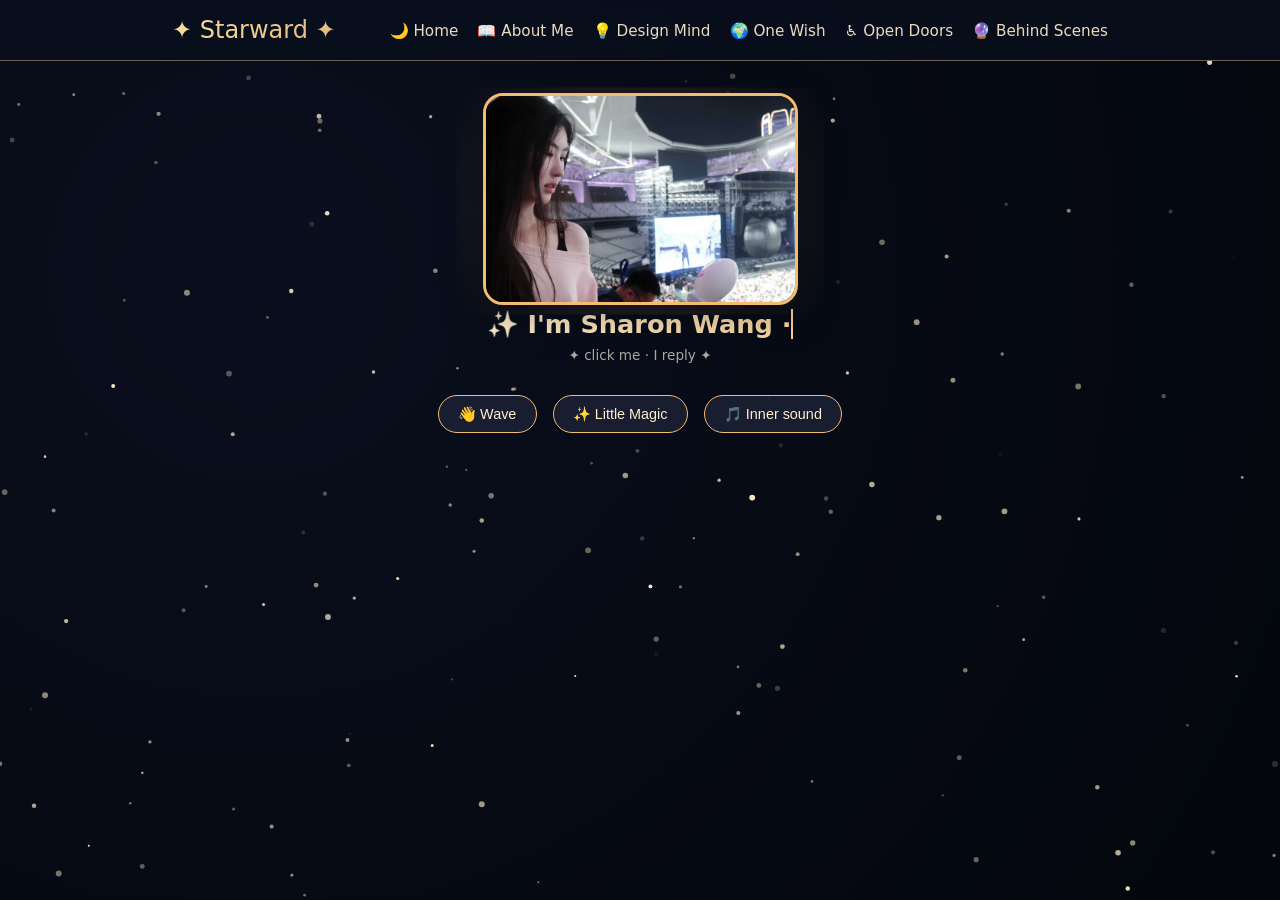
<file: personal website/index.html>
<!DOCTYPE html>
<html lang="en">
<head>
    <meta charset="UTF-8">
    <meta name="viewport" content="width=device-width, initial-scale=1.0">
    <title>✨ Starlight Journey · Me</title>
    <style>
        * {
            margin: 0;
            padding: 0;
            box-sizing: border-box;
        }
        body {
            font-family: 'Segoe UI', system-ui, sans-serif;
            background: radial-gradient(circle at 20% 30%, #0a0f1e, #03060c);
            color: #f0e9dd;
            min-height: 100vh;
        }
        canvas {
            position: fixed;
            top: 0;
            left: 0;
            width: 100%;
            height: 100%;
            z-index: 0;
            pointer-events: none;
        }
        header {
            position: sticky;
            top: 0;
            z-index: 30;
            background: rgba(10, 15, 30, 0.75);
            backdrop-filter: blur(12px);
            border-bottom: 1px solid #ffdca866;
        }
        nav {
            display: flex;
            justify-content: space-between;
            align-items: center;
            max-width: 1000px;
            margin: 0 auto;
            padding: 1rem 2rem;
            flex-wrap: wrap;
        }
        .logo {
            font-size: 1.5rem;
            background: linear-gradient(130deg, #f9e0a0, #e5b87b);
            background-clip: text;
            -webkit-background-clip: text;
            color: transparent;
        }
        .nav-links {
            display: flex;
            gap: 1.2rem;
            list-style: none;
            flex-wrap: wrap;
        }
        .nav-links a {
            color: #eadbc0;
            text-decoration: none;
            transition: 0.2s;
            font-size: 0.95rem;
        }
        .nav-links a:hover {
            color: #f3c57b;
        }
        .container {
            position: relative;
            z-index: 10;
            max-width: 800px;
            margin: 0 auto;
            padding: 2rem;
            text-align: center;
        }
        .character-img {
            width: 350px;
            max-width: 90%;
            filter: drop-shadow(0 10px 20px #00000055);
            animation: float 3s infinite ease;
            cursor: pointer;
            border-radius: 20px;
            border: 3px solid #f3bc6e;
        }
        @keyframes float {
            0% { transform: translateY(0); }
            50% { transform: translateY(-10px); }
        }
        .glow-ring {
            position: absolute;
            top: 50%;
            left: 50%;
            width: 105%;
            height: 105%;
            background: radial-gradient(circle, #ffc28530, #ff9f5a00);
            border-radius: 24px;
            transform: translate(-50%, -50%);
            z-index: -1;
            animation: pulse 2s infinite;
        }
        @keyframes pulse {
            0% { opacity: 0.4; transform: translate(-50%, -50%) scale(0.95);}
            100% { opacity: 0; transform: translate(-50%, -50%) scale(1.1);}
        }
        .character-wrapper {
            display: inline-block;
            position: relative;
        }
        #typewriter {
            font-size: 1.6rem;
            border-right: 2px solid #ffcf8a;
            display: inline-block;
            background: linear-gradient(135deg, #fff0cf, #fad49c);
            background-clip: text;
            -webkit-background-clip: text;
            color: transparent;
        }
        .sub {
            margin-top: 0.5rem;
            font-size: 0.85rem;
            opacity: 0.7;
        }
        .action-buttons {
            display: flex;
            gap: 1rem;
            justify-content: center;
            margin: 2rem 0;
            flex-wrap: wrap;
        }
        .btn {
            background: #1e2238cc;
            backdrop-filter: blur(8px);
            border: 1px solid #f3bc6e;
            padding: 0.6rem 1.2rem;
            border-radius: 60px;
            color: #ffefcf;
            cursor: pointer;
            transition: 0.2s;
            font-size: 0.9rem;
        }
        .btn:hover {
            background: #e5a35e;
            color: #141a2c;
        }
        .speech-bubble {
            position: fixed;
            bottom: 10%;
            left: 50%;
            transform: translateX(-50%);
            background: #2a2547dd;
            backdrop-filter: blur(12px);
            border-radius: 60px;
            padding: 0.6rem 1.5rem;
            font-size: 1rem;
            white-space: nowrap;
            border: 1px solid #ffcb8a;
            z-index: 99;
        }
        .hidden {
            display: none;
        }
        @media (max-width: 700px) {
            .character-img {
                width: 250px;
            }
            #typewriter {
                font-size: 1rem;
            }
            .nav-links {
                justify-content: center;
                margin-top: 0.5rem;
            }
            .logo {
                margin-bottom: 0.5rem;
            }
            nav {
                flex-direction: column;
            }
            .btn {
                padding: 0.4rem 1rem;
                font-size: 0.8rem;
            }
            .speech-bubble {
                font-size: 0.8rem;
                white-space: normal;
                width: 80%;
                text-align: center;
            }
        }
    </style>
</head>
<body>

    <canvas id="starCanvas"></canvas>

    <header>
        <nav>
            <div class="logo">✦ Starward ✦</div>
            <ul class="nav-links">
                <li><a href="index.html" class="active">🌙 Home</a></li>
                <li><a href="portfolio.html">📖 About Me</a></li>
                <li><a href="design-thinking.html">💡 Design Mind</a></li>
                <li><a href="global-goal.html">🌍 One Wish</a></li>
                <li><a href="accessibility.html">♿ Open Doors</a></li>
                <li><a href="behind-the-curtain.html">🔮 Behind Scenes</a></li>
            </ul>
        </nav>
    </header>

    <main class="container">
        <div class="character-wrapper">
            <img src="myself.jpg" class="character-img" id="mainCharacter">
            <div class="glow-ring"></div>
        </div>

        <div class="intro-text">
            <h1 id="typewriter"></h1>
            <p class="sub">✦ click me · I reply ✦</p>
        </div>

        <div class="action-buttons">
            <button class="btn" id="waveBtn">👋 Wave</button>
            <button class="btn" id="magicBtn">✨ Little Magic</button>
            <button class="btn" id="musicBtn">🎵 Inner sound</button>
        </div>

        <div id="bubble" class="speech-bubble hidden"></div>
    </main>

    <script>
        const MY_NAME = "Sharon Wang";
        
        const canvas = document.getElementById('starCanvas');
        const ctx = canvas.getContext('2d');
        let stars = [];
        
        function resizeCanvas() {
            canvas.width = window.innerWidth;
            canvas.height = window.innerHeight;
        }
        
        function initStars() {
            stars = [];
            for (let i = 0; i < 150; i++) {
                stars.push({
                    x: Math.random() * canvas.width,
                    y: Math.random() * canvas.height,
                    r: Math.random() * 2 + 1,
                    alpha: Math.random() * 0.6 + 0.2,
                    speed: 0.03 + Math.random() * 0.08
                });
            }
        }
        
        function drawStars() {
            if (!ctx) return;
            ctx.clearRect(0, 0, canvas.width, canvas.height);
            for (let s of stars) {
                ctx.beginPath();
                ctx.arc(s.x, s.y, s.r, 0, Math.PI * 2);
                ctx.fillStyle = `rgba(255, 240, 200, ${s.alpha + Math.sin(Date.now() * s.speed) * 0.2})`;
                ctx.fill();
            }
            requestAnimationFrame(drawStars);
        }
        
        resizeCanvas();
        initStars();
        drawStars();
        window.addEventListener('resize', () => {
            resizeCanvas();
            initStars();
        });
        
        const character = document.getElementById('mainCharacter');
        const bubble = document.getElementById('bubble');
        
        function showMessage(msg, duration = 1800) {
            bubble.textContent = msg;
            bubble.classList.remove('hidden');
            setTimeout(() => {
                bubble.classList.add('hidden');
            }, duration);
        }
        
        if (character) {
            character.addEventListener('click', () => {
                showMessage("✨ a quiet star thanks you ✨");
            });
            character.addEventListener('mouseenter', () => {
                showMessage("💫 you came", 900);
            });
        }
        
        document.getElementById('waveBtn').addEventListener('click', () => {
            showMessage("👋 hi from another dreamer");
        });
        
        document.getElementById('magicBtn').addEventListener('click', () => {
            showMessage("✨ a small spark just for you ✨");
        });
        
        document.getElementById('musicBtn').addEventListener('click', () => {
            showMessage("🎵 your inner song is beautiful");
        });
        
        const typewriterEl = document.getElementById('typewriter');
        const fullText = "✨ I'm " + MY_NAME + " · a quiet creator";
        let i = 0;
        
        function typeWriter() {
            if (i < fullText.length) {
                typewriterEl.innerHTML += fullText.charAt(i);
                i++;
                setTimeout(typeWriter, 70);
            }
        }
        
        typeWriter();
    </script>
</body>
</html>
</file>
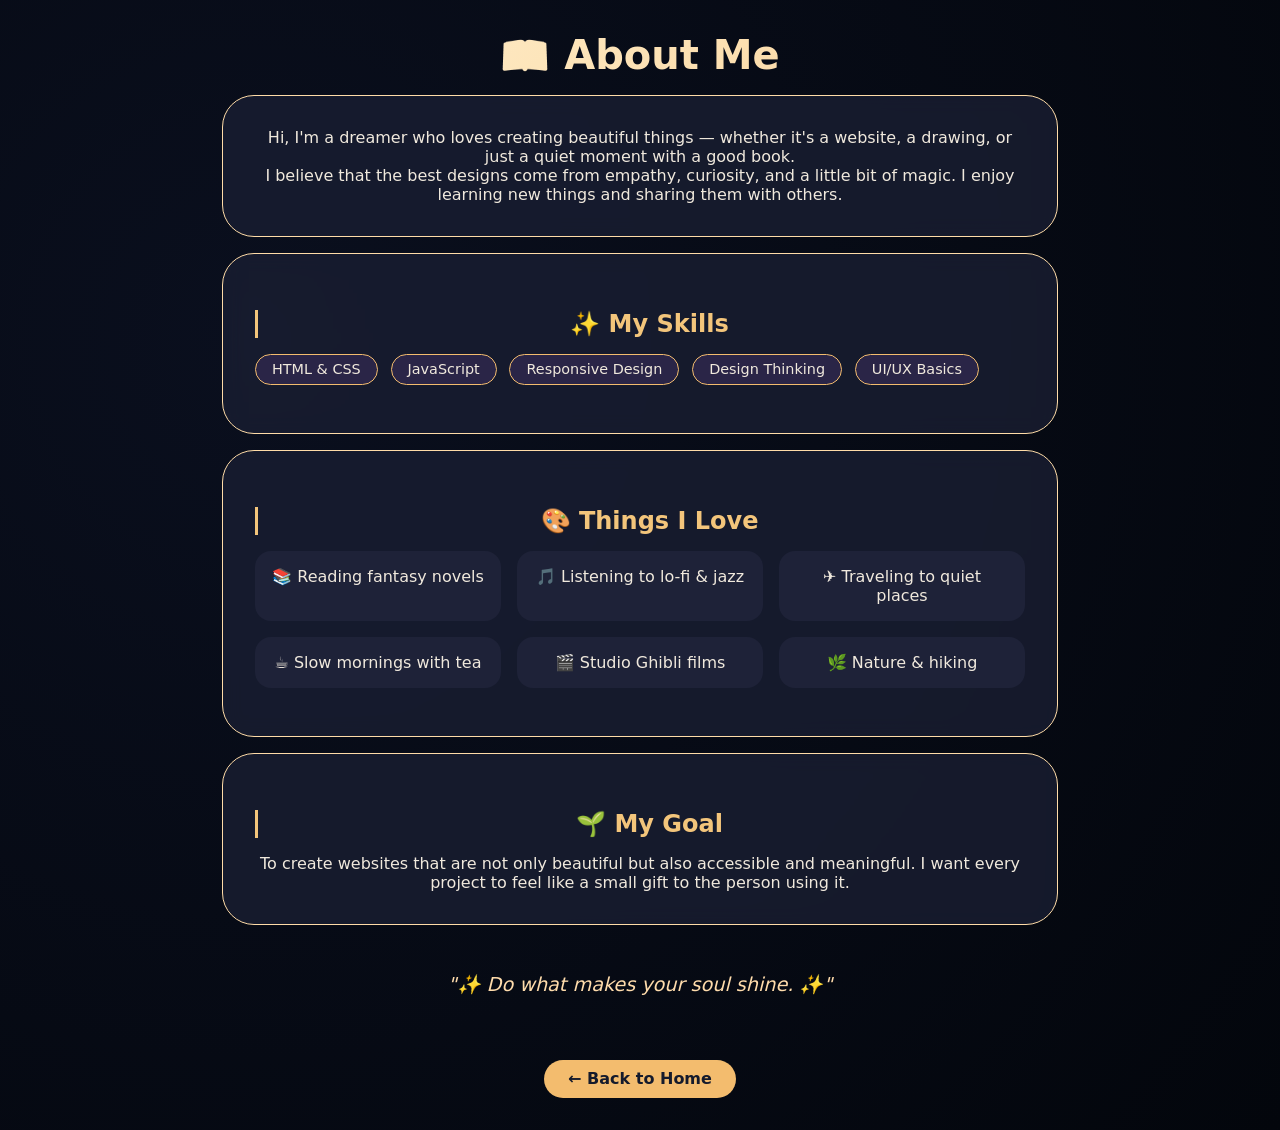
<file: personal website/about.html>
<!DOCTYPE html>
<html lang="en">
<head>
    <meta charset="UTF-8">
    <meta name="viewport" content="width=device-width, initial-scale=1.0">
    <title>About Me</title>
    <link rel="stylesheet" href="styles.css">
    <style>
        body {
            background: radial-gradient(circle at 20% 30%, #0a0f1e, #03060c);
            font-family: 'Segoe UI', system-ui, sans-serif;
            color: #f0e9dd;
            min-height: 100vh;
        }
        .container {
            max-width: 900px;
            margin: 0 auto;
            padding: 2rem;
        }
        .about-card {
            background: rgba(25, 30, 51, 0.8);
            backdrop-filter: blur(10px);
            border-radius: 2rem;
            padding: 2rem;
            margin: 1rem 0;
            border: 1px solid #ffdca8;
        }
        h1 {
            font-size: 2.5rem;
            text-align: center;
            background: linear-gradient(135deg, #fff0cf, #fad49c);
            background-clip: text;
            -webkit-background-clip: text;
            color: transparent;
        }
        h2 {
            color: #f3c57b;
            border-left: 3px solid #f3c57b;
            padding-left: 1rem;
            margin: 1.5rem 0 1rem;
        }
        .skill-tags {
            display: flex;
            flex-wrap: wrap;
            gap: 0.8rem;
            margin: 1rem 0;
        }
        .skill {
            background: #2a2547;
            padding: 0.4rem 1rem;
            border-radius: 30px;
            font-size: 0.9rem;
            border: 1px solid #f3bc6e;
        }
        .interest-list {
            display: grid;
            grid-template-columns: repeat(auto-fit, minmax(200px, 1fr));
            gap: 1rem;
            margin: 1rem 0;
        }
        .interest-item {
            background: #1e2238;
            padding: 1rem;
            border-radius: 1rem;
            text-align: center;
        }
        .quote {
            font-style: italic;
            text-align: center;
            padding: 2rem;
            font-size: 1.2rem;
            color: #ffdcac;
        }
        .back-btn {
            display: inline-block;
            margin-top: 2rem;
            padding: 0.6rem 1.5rem;
            background: #f3bc6e;
            color: #141a2c;
            text-decoration: none;
            border-radius: 40px;
            font-weight: bold;
        }
    </style>
</head>
<body>

<div class="container">
    <h1>📖 About Me</h1>
    
    <div class="about-card">
        <p>Hi, I'm a dreamer who loves creating beautiful things — whether it's a website, a drawing, or just a quiet moment with a good book.</p>
        <p>I believe that the best designs come from empathy, curiosity, and a little bit of magic. I enjoy learning new things and sharing them with others.</p>
    </div>

    <div class="about-card">
        <h2>✨ My Skills</h2>
        <div class="skill-tags">
            <span class="skill">HTML & CSS</span>
            <span class="skill">JavaScript</span>
            <span class="skill">Responsive Design</span>
            <span class="skill">Design Thinking</span>
            <span class="skill">UI/UX Basics</span>
        </div>
    </div>

    <div class="about-card">
        <h2>🎨 Things I Love</h2>
        <div class="interest-list">
            <div class="interest-item">📚 Reading fantasy novels</div>
            <div class="interest-item">🎵 Listening to lo-fi & jazz</div>
            <div class="interest-item">✈️ Traveling to quiet places</div>
            <div class="interest-item">☕ Slow mornings with tea</div>
            <div class="interest-item">🎬 Studio Ghibli films</div>
            <div class="interest-item">🌿 Nature & hiking</div>
        </div>
    </div>

    <div class="about-card">
        <h2>🌱 My Goal</h2>
        <p>To create websites that are not only beautiful but also accessible and meaningful. I want every project to feel like a small gift to the person using it.</p>
    </div>

    <div class="quote">
        "✨ Do what makes your soul shine. ✨"
    </div>

    <a href="index.html" class="back-btn">← Back to Home</a>
</div>

</body>
</html>
</file>
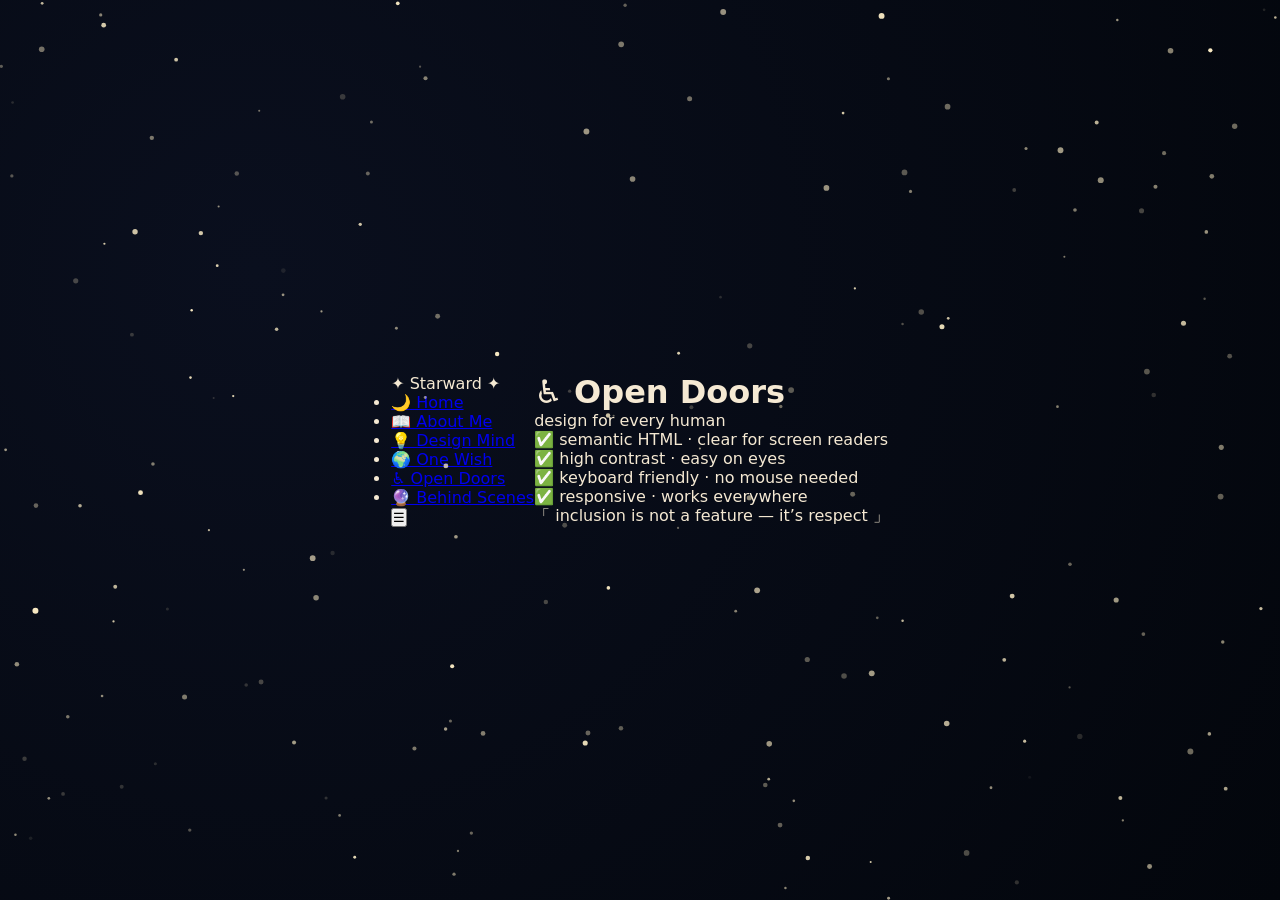
<file: personal website/acceccibility.html>
<!DOCTYPE html>
<html lang="en">
<head>
    <meta charset="UTF-8">
    <meta name="viewport" content="width=device-width, initial-scale=1.0">
    <title>♿ Open Doors | Starlight Journey</title>
    <link rel="stylesheet" href="styles.css">
</head>
<body>

    <canvas id="starCanvas"></canvas>

    <header>
        <nav>
            <div class="logo">✦ Starward ✦</div>
            <ul class="nav-links">
                <li><a href="index.html">🌙 Home</a></li>
                <li><a href="about.html">📖 About Me</a></li>
                <li><a href="design-thinking.html">💡 Design Mind</a></li>
                <li><a href="global-goal.html">🌍 One Wish</a></li>
                <li><a href="accessibility.html" class="active">♿ Open Doors</a></li>
                <li><a href="behind-the-curtain.html">🔮 Behind Scenes</a></li>
            </ul>
            <button class="menu-toggle" id="menuToggle">☰</button>
        </nav>
    </header>

    <main class="page-container">
        <div class="page-header">
            <h1>♿ Open Doors</h1>
            <p>design for every human</p>
        </div>

        <div class="ac-list">
            <div>✅ semantic HTML · clear for screen readers</div>
            <div>✅ high contrast · easy on eyes</div>
            <div>✅ keyboard friendly · no mouse needed</div>
            <div>✅ responsive · works everywhere</div>
        </div>

        <div class="quote-block">
            「 inclusion is not a feature — it’s respect 」
        </div>
    </main>

    <script src="script.js"></script>
</body>
</html>
</file>
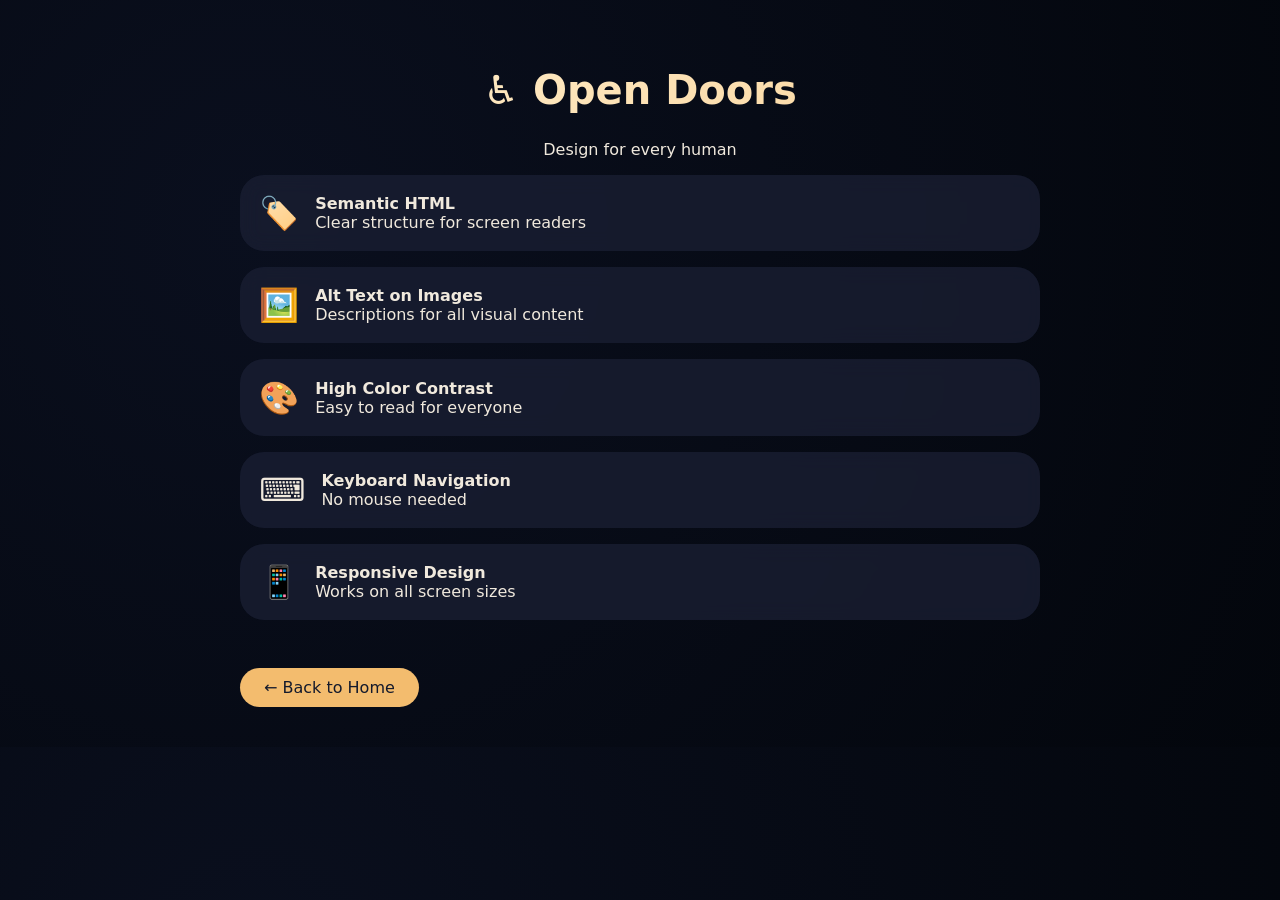
<file: personal website/accessibility.html>
<!DOCTYPE html>
<html lang="en">
<head>
    <meta charset="UTF-8">
    <meta name="viewport" content="width=device-width, initial-scale=1.0">
    <title>Open Doors</title>
    <style>
        body {
            background: radial-gradient(circle at 20% 30%, #0a0f1e, #03060c);
            font-family: 'Segoe UI', system-ui, sans-serif;
            color: #f0e9dd;
        }
        .container {
            max-width: 800px;
            margin: 0 auto;
            padding: 2rem;
        }
        h1 {
            text-align: center;
            font-size: 2.5rem;
            background: linear-gradient(135deg, #fff0cf, #fad49c);
            background-clip: text;
            -webkit-background-clip: text;
            color: transparent;
        }
        .feature {
            background: rgba(25, 30, 51, 0.8);
            backdrop-filter: blur(10px);
            border-radius: 1.5rem;
            padding: 1.2rem;
            margin: 1rem 0;
            display: flex;
            align-items: center;
            gap: 1rem;
        }
        .feature-icon {
            font-size: 2rem;
        }
        .back-btn {
            display: inline-block;
            margin-top: 2rem;
            padding: 0.6rem 1.5rem;
            background: #f3bc6e;
            color: #141a2c;
            text-decoration: none;
            border-radius: 40px;
        }
    </style>
</head>
<body>
<div class="container">
    <h1>♿ Open Doors</h1>
    <p style="text-align:center;">Design for every human</p>

    <div class="feature">
        <span class="feature-icon">🏷️</span>
        <div><strong>Semantic HTML</strong><br>Clear structure for screen readers</div>
    </div>

    <div class="feature">
        <span class="feature-icon">🖼️</span>
        <div><strong>Alt Text on Images</strong><br>Descriptions for all visual content</div>
    </div>

    <div class="feature">
        <span class="feature-icon">🎨</span>
        <div><strong>High Color Contrast</strong><br>Easy to read for everyone</div>
    </div>

    <div class="feature">
        <span class="feature-icon">⌨️</span>
        <div><strong>Keyboard Navigation</strong><br>No mouse needed</div>
    </div>

    <div class="feature">
        <span class="feature-icon">📱</span>
        <div><strong>Responsive Design</strong><br>Works on all screen sizes</div>
    </div>

    <a href="index.html" class="back-btn">← Back to Home</a>
</div>
</body>
</html>
</file>
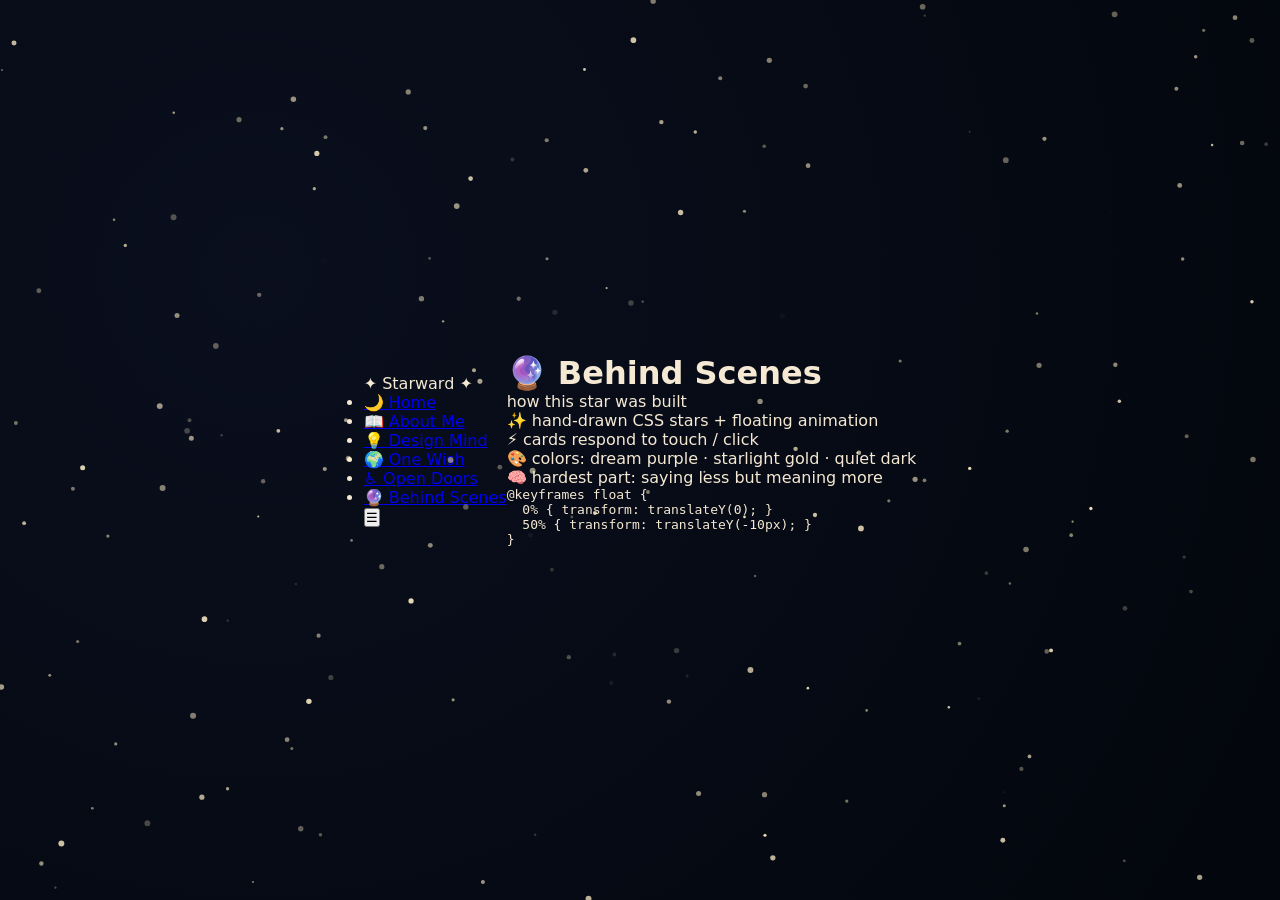
<file: personal website/behind the curtain.html>
<!DOCTYPE html>
<html lang="en">
<head>
    <meta charset="UTF-8">
    <meta name="viewport" content="width=device-width, initial-scale=1.0">
    <title>🔮 Behind Scenes | Starlight Journey</title>
    <link rel="stylesheet" href="styles.css">
</head>
<body>

    <canvas id="starCanvas"></canvas>

    <header>
        <nav>
            <div class="logo">✦ Starward ✦</div>
            <ul class="nav-links">
                <li><a href="index.html">🌙 Home</a></li>
                <li><a href="about.html">📖 About Me</a></li>
                <li><a href="design-thinking.html">💡 Design Mind</a></li>
                <li><a href="global-goal.html">🌍 One Wish</a></li>
                <li><a href="accessibility.html">♿ Open Doors</a></li>
                <li><a href="behind-the-curtain.html" class="active">🔮 Behind Scenes</a></li>
            </ul>
            <button class="menu-toggle" id="menuToggle">☰</button>
        </nav>
    </header>

    <main class="page-container">
        <div class="page-header">
            <h1>🔮 Behind Scenes</h1>
            <p>how this star was built</p>
        </div>

        <div class="btc-list">
            <p>✨ hand-drawn CSS stars + floating animation</p>
            <p>⚡ cards respond to touch / click</p>
            <p>🎨 colors: dream purple · starlight gold · quiet dark</p>
            <p>🧠 hardest part: saying less but meaning more</p>
        </div>

        <div class="code-mini">
            <pre>@keyframes float {
  0% { transform: translateY(0); }
  50% { transform: translateY(-10px); }
}</pre>
        </div>
    </main>

    <script src="script.js"></script>
</body>
</html>
</file>
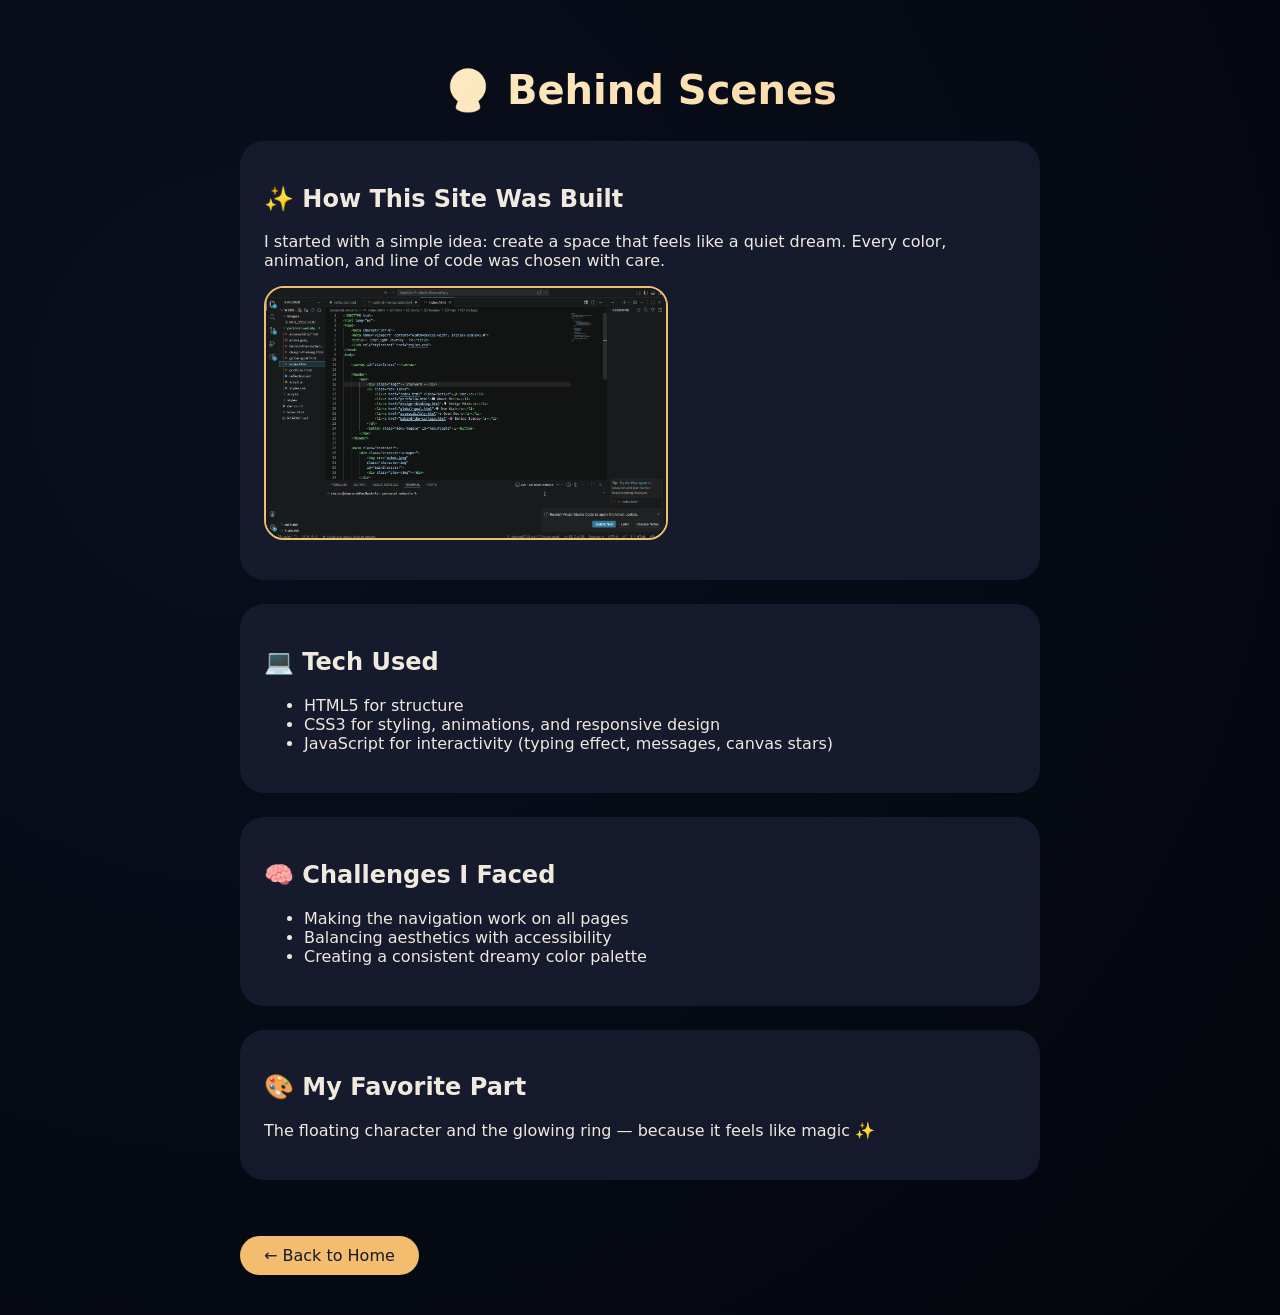
<file: personal website/behind-the-curtain.html>
<!DOCTYPE html>
<html lang="en">
<head>
    <meta charset="UTF-8">
    <meta name="viewport" content="width=device-width, initial-scale=1.0">
    <title>Behind Scenes</title>
    <style>
        body {
            background: radial-gradient(circle at 20% 30%, #0a0f1e, #03060c);
            font-family: 'Segoe UI', system-ui, sans-serif;
            color: #f0e9dd;
        }
        .container {
            max-width: 800px;
            margin: 0 auto;
            padding: 2rem;
        }
        h1 {
            text-align: center;
            font-size: 2.5rem;
            background: linear-gradient(135deg, #fff0cf, #fad49c);
            background-clip: text;
            -webkit-background-clip: text;
            color: transparent;
        }
        .section {
            background: rgba(25, 30, 51, 0.8);
            backdrop-filter: blur(10px);
            border-radius: 1.5rem;
            padding: 1.5rem;
            margin: 1.5rem 0;
        }
        .code {
            background: #0a0f1e;
            padding: 1rem;
            border-radius: 1rem;
            font-family: monospace;
            font-size: 0.8rem;
            overflow-x: auto;
        }
        .back-btn {
            display: inline-block;
            margin-top: 2rem;
            padding: 0.6rem 1.5rem;
            background: #f3bc6e;
            color: #141a2c;
            text-decoration: none;
            border-radius: 40px;
        }
        .my-image {
            width: 100%;
            max-width: 400px;
            border-radius: 20px;
            margin: 1rem 0;
            border: 2px solid #f3bc6e;
            display: block;
        }
    </style>
</head>
<body>
<div class="container">
    <h1>🔮 Behind Scenes</h1>

    <div class="section">
        <h2>✨ How This Site Was Built</h2>
        <p>I started with a simple idea: create a space that feels like a quiet dream. Every color, animation, and line of code was chosen with care.</p>
        <img src="process.png" alt="My workspace" class="my-image">
    </div>

    <div class="section">
        <h2>💻 Tech Used</h2>
        <ul>
            <li>HTML5 for structure</li>
            <li>CSS3 for styling, animations, and responsive design</li>
            <li>JavaScript for interactivity (typing effect, messages, canvas stars)</li>
        </ul>
    </div>

    <div class="section">
        <h2>🧠 Challenges I Faced</h2>
        <ul>
            <li>Making the navigation work on all pages</li>
            <li>Balancing aesthetics with accessibility</li>
            <li>Creating a consistent dreamy color palette</li>
        </ul>
    </div>

    <div class="section">
        <h2>🎨 My Favorite Part</h2>
        <p>The floating character and the glowing ring — because it feels like magic ✨</p>
    </div>

    <a href="index.html" class="back-btn">← Back to Home</a>
</div>
</body>
</html>
</file>
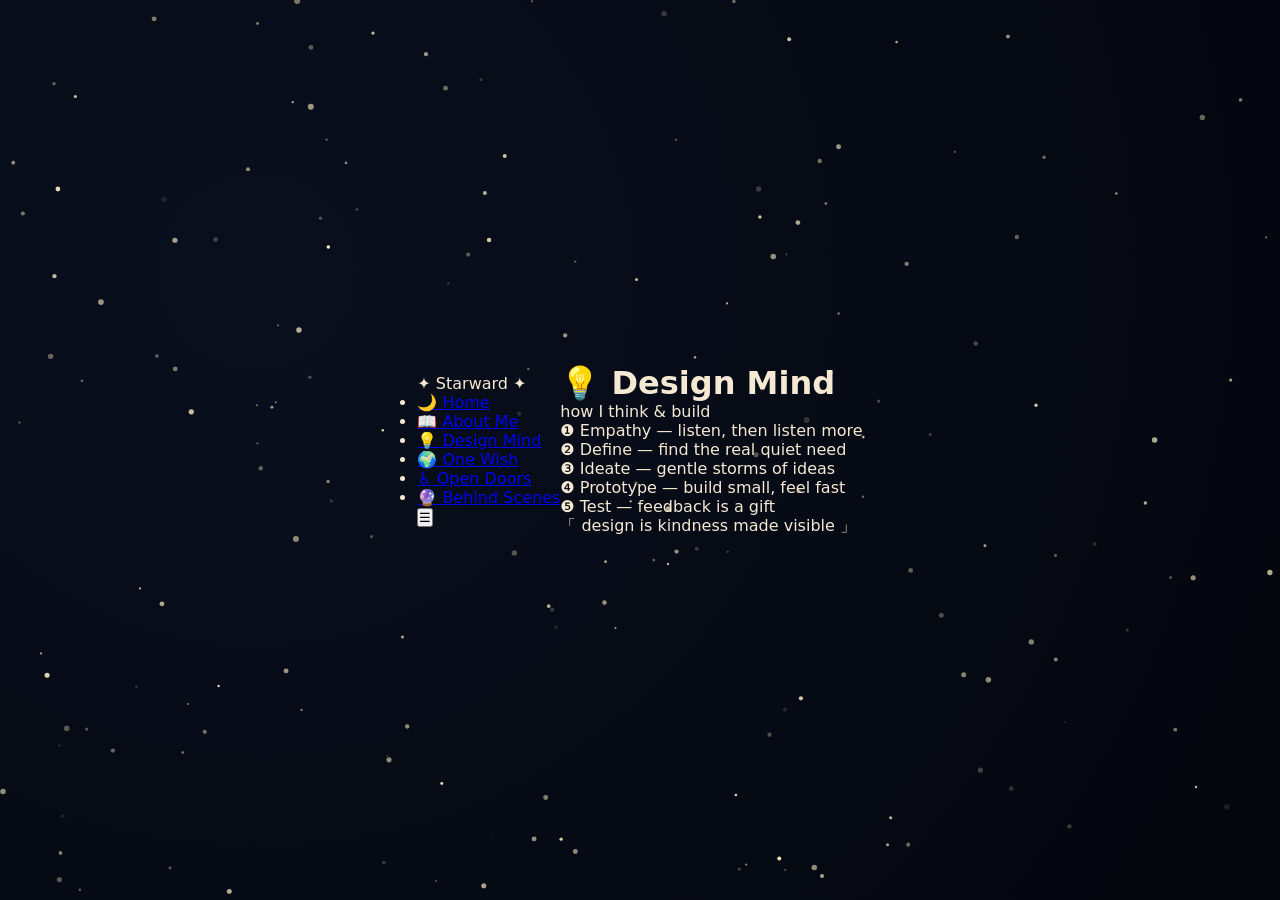
<file: personal website/design thinking.html>
<!DOCTYPE html>
<html lang="en">
<head>
    <meta charset="UTF-8">
    <meta name="viewport" content="width=device-width, initial-scale=1.0">
    <title>💡 Design Mind | Starlight Journey</title>
    <link rel="stylesheet" href="styles.css">
</head>
<body>

    <canvas id="starCanvas"></canvas>

    <header>
        <nav>
            <div class="logo">✦ Starward ✦</div>
            <ul class="nav-links">
                <li><a href="index.html">🌙 Home</a></li>
                <li><a href="about.html">📖 About Me</a></li>
                <li><a href="design-thinking.html" class="active">💡 Design Mind</a></li>
                <li><a href="global-goal.html">🌍 One Wish</a></li>
                <li><a href="accessibility.html">♿ Open Doors</a></li>
                <li><a href="behind-the-curtain.html">🔮 Behind Scenes</a></li>
            </ul>
            <button class="menu-toggle" id="menuToggle">☰</button>
        </nav>
    </header>

    <main class="page-container">
        <div class="page-header">
            <h1>💡 Design Mind</h1>
            <p>how I think & build</p>
        </div>

        <div class="steps">
            <div class="step">❶ Empathy — listen, then listen more</div>
            <div class="step">❷ Define — find the real quiet need</div>
            <div class="step">❸ Ideate — gentle storms of ideas</div>
            <div class="step">❹ Prototype — build small, feel fast</div>
            <div class="step">❺ Test — feedback is a gift</div>
        </div>

        <div class="quote-block">
            「 design is kindness made visible 」
        </div>
    </main>

    <script src="script.js"></script>
</body>
</html>
</file>
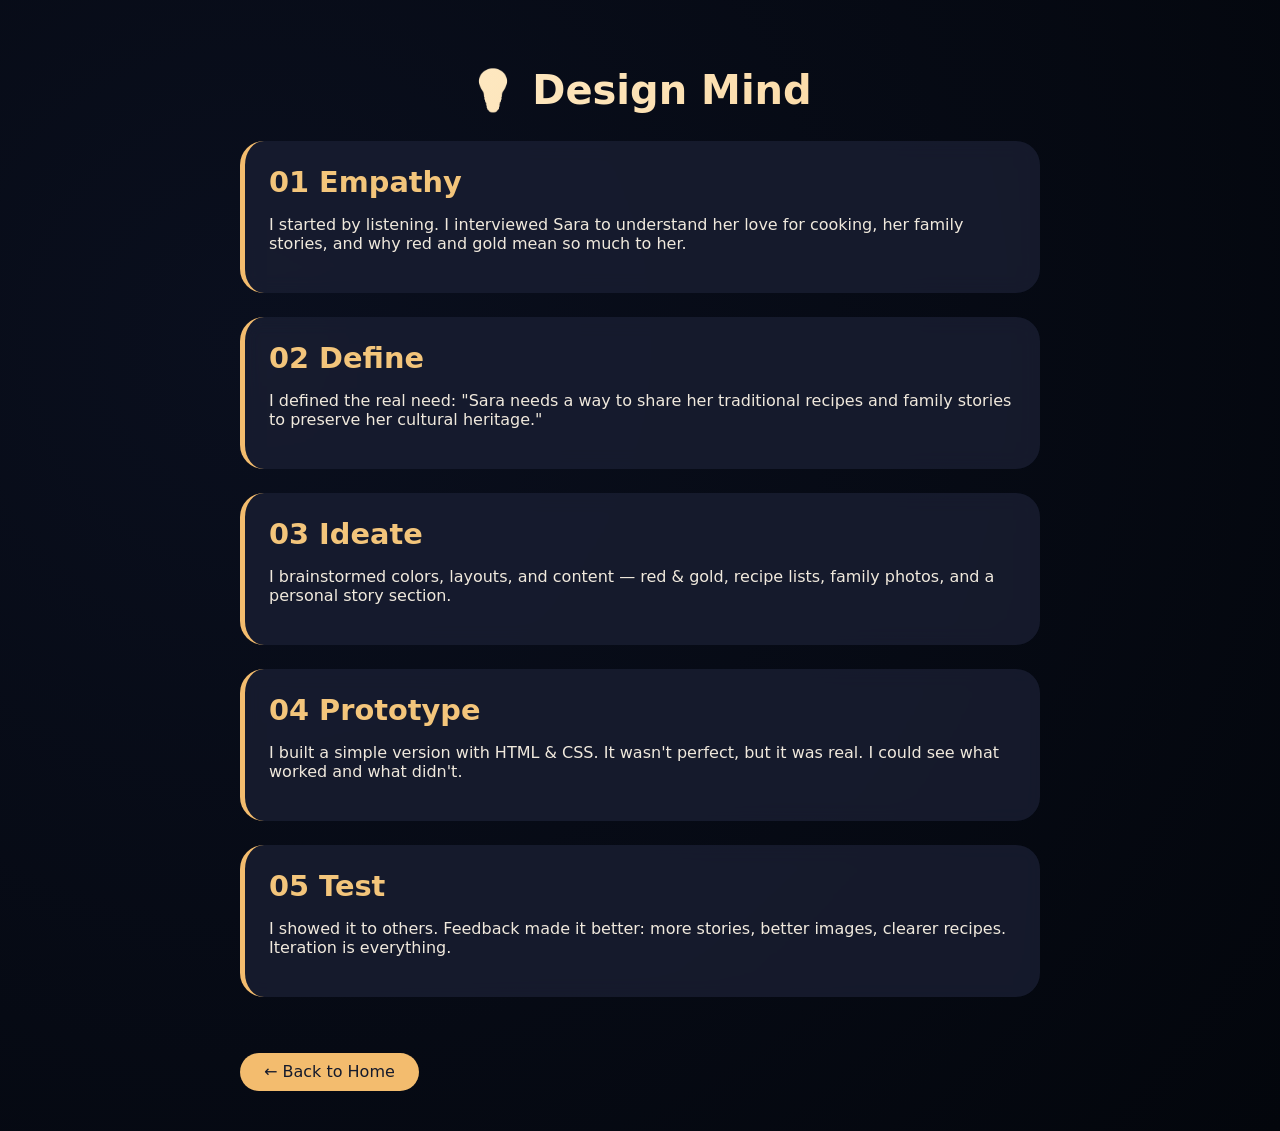
<file: personal website/design-thinking.html>
<!DOCTYPE html>
<html lang="en">
<head>
    <meta charset="UTF-8">
    <meta name="viewport" content="width=device-width, initial-scale=1.0">
    <title>Design Mind</title>
    <style>
        body {
            background: radial-gradient(circle at 20% 30%, #0a0f1e, #03060c);
            font-family: 'Segoe UI', system-ui, sans-serif;
            color: #f0e9dd;
        }
        .container {
            max-width: 800px;
            margin: 0 auto;
            padding: 2rem;
        }
        h1 {
            text-align: center;
            font-size: 2.5rem;
            background: linear-gradient(135deg, #fff0cf, #fad49c);
            background-clip: text;
            -webkit-background-clip: text;
            color: transparent;
        }
        .step {
            background: rgba(25, 30, 51, 0.8);
            backdrop-filter: blur(10px);
            border-radius: 1.5rem;
            padding: 1.5rem;
            margin: 1.5rem 0;
            border-left: 5px solid #f3bc6e;
        }
        .step-number {
            font-size: 1.8rem;
            font-weight: bold;
            color: #f3c57b;
        }
        .back-btn {
            display: inline-block;
            margin-top: 2rem;
            padding: 0.6rem 1.5rem;
            background: #f3bc6e;
            color: #141a2c;
            text-decoration: none;
            border-radius: 40px;
        }
    </style>
</head>
<body>
<div class="container">
    <h1>💡 Design Mind</h1>
    
    <div class="step">
        <div class="step-number">01  Empathy</div>
        <p>I started by listening. I interviewed Sara to understand her love for cooking, her family stories, and why red and gold mean so much to her.</p>
    </div>

    <div class="step">
        <div class="step-number">02  Define</div>
        <p>I defined the real need: "Sara needs a way to share her traditional recipes and family stories to preserve her cultural heritage."</p>
    </div>

    <div class="step">
        <div class="step-number">03  Ideate</div>
        <p>I brainstormed colors, layouts, and content — red & gold, recipe lists, family photos, and a personal story section.</p>
    </div>

    <div class="step">
        <div class="step-number">04  Prototype</div>
        <p>I built a simple version with HTML & CSS. It wasn't perfect, but it was real. I could see what worked and what didn't.</p>
    </div>

    <div class="step">
        <div class="step-number">05  Test</div>
        <p>I showed it to others. Feedback made it better: more stories, better images, clearer recipes. Iteration is everything.</p>
    </div>

    <a href="index.html" class="back-btn">← Back to Home</a>
</div>
</body>
</html>
</file>
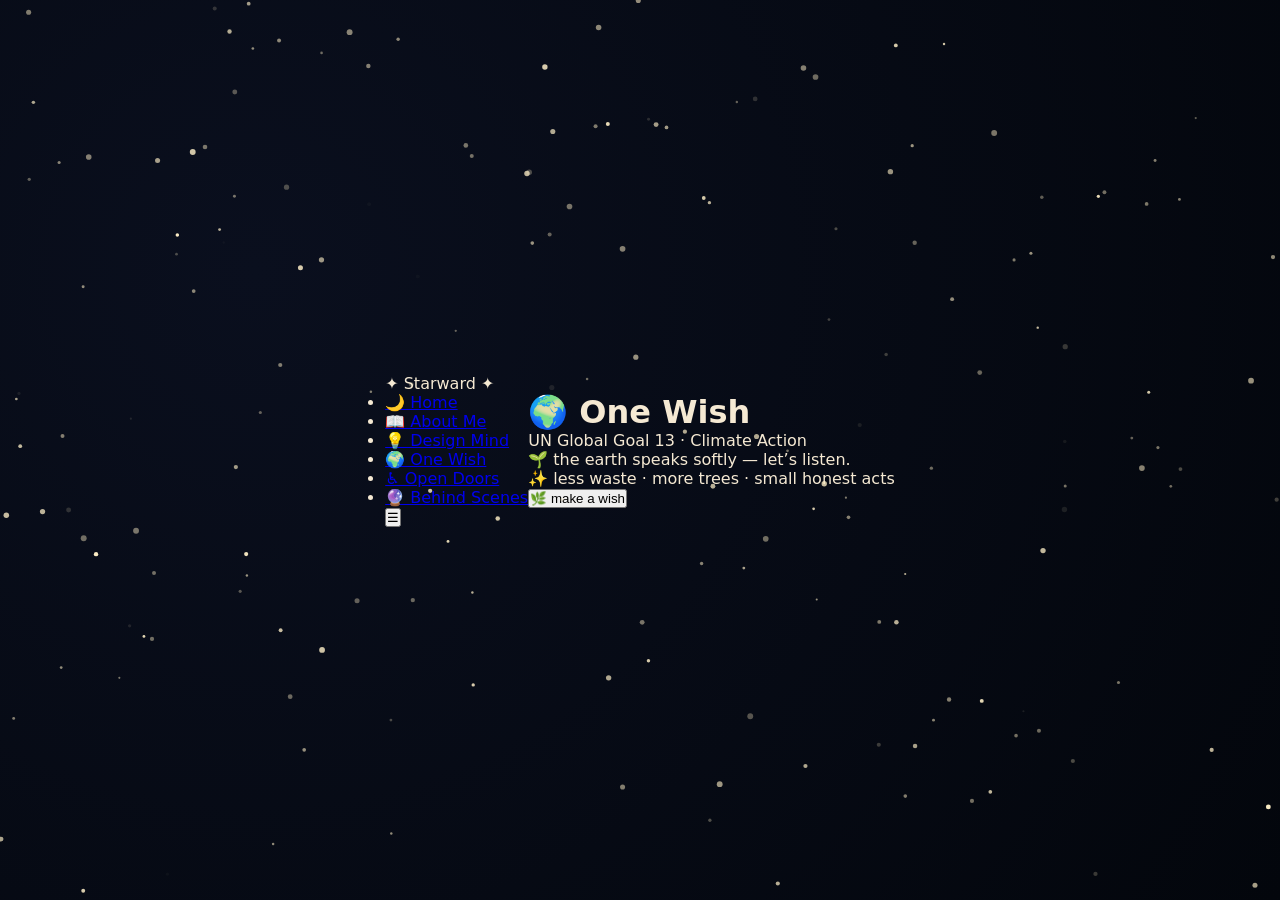
<file: personal website/global goal.html>
<!DOCTYPE html>
<html lang="en">
<head>
    <meta charset="UTF-8">
    <meta name="viewport" content="width=device-width, initial-scale=1.0">
    <title>🌍 One Wish | Starlight Journey</title>
    <link rel="stylesheet" href="styles.css">
</head>
<body>

    <canvas id="starCanvas"></canvas>

    <header>
        <nav>
            <div class="logo">✦ Starward ✦</div>
            <ul class="nav-links">
                <li><a href="index.html">🌙 Home</a></li>
                <li><a href="about.html">📖 About Me</a></li>
                <li><a href="design-thinking.html">💡 Design Mind</a></li>
                <li><a href="global-goal.html" class="active">🌍 One Wish</a></li>
                <li><a href="accessibility.html">♿ Open Doors</a></li>
                <li><a href="behind-the-curtain.html">🔮 Behind Scenes</a></li>
            </ul>
            <button class="menu-toggle" id="menuToggle">☰</button>
        </nav>
    </header>

    <main class="page-container">
        <div class="page-header">
            <h1>🌍 One Wish</h1>
            <p>UN Global Goal 13 · Climate Action</p>
        </div>

        <div class="goal-card">
            🌱 the earth speaks softly — let’s listen.<br>
            ✨ less waste · more trees · small honest acts
        </div>

        <button class="magic-small" id="earthBtn">🌿 make a wish</button>
        <div id="earthMsg" class="msg-balloon hidden"></div>
    </main>

    <script src="script.js"></script>
</body>
</html>
</file>
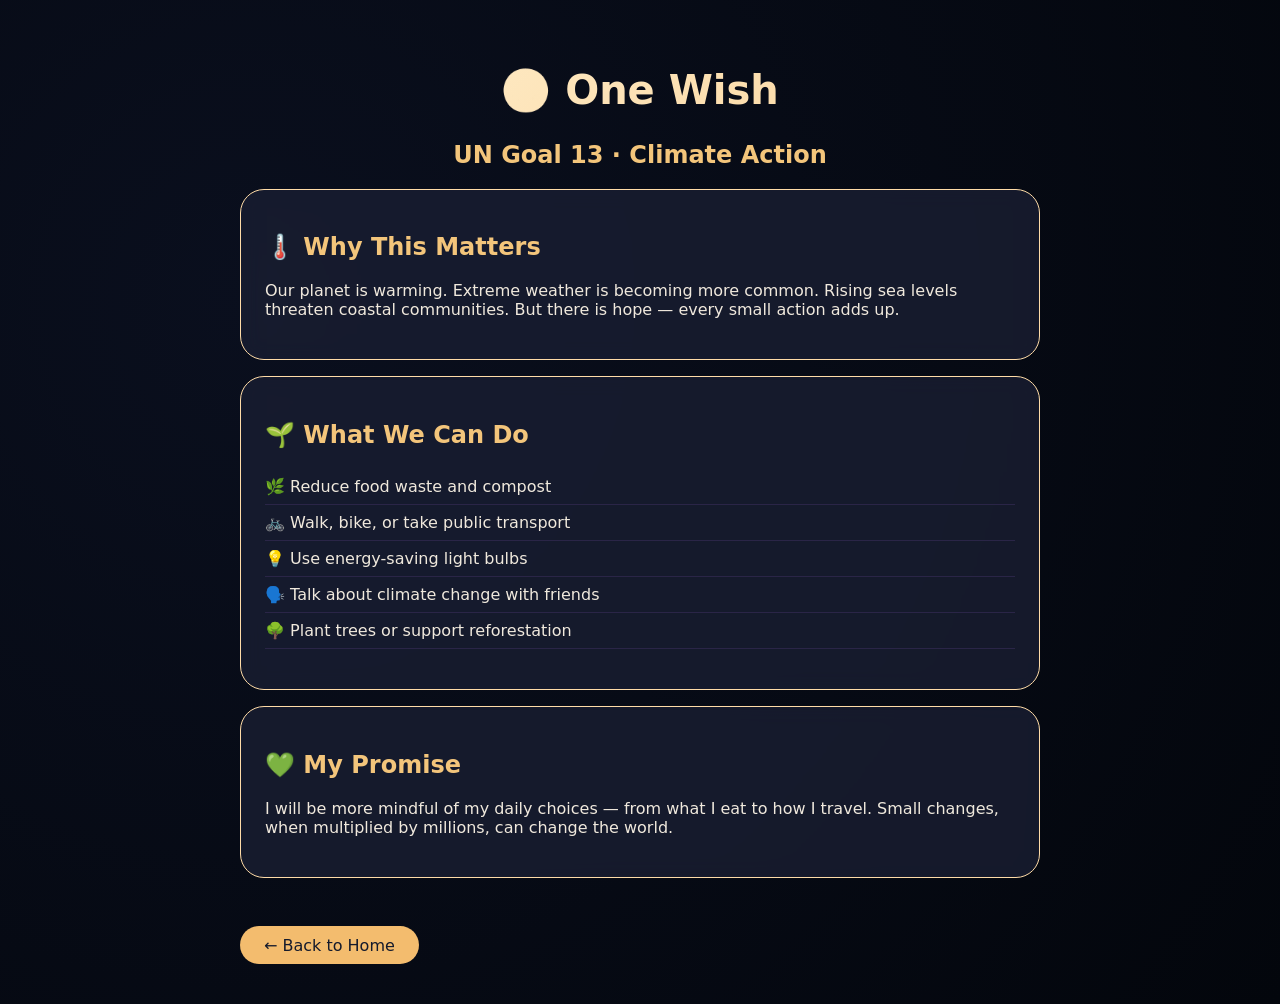
<file: personal website/global-goal.html>
<!DOCTYPE html>
<html lang="en">
<head>
    <meta charset="UTF-8">
    <meta name="viewport" content="width=device-width, initial-scale=1.0">
    <title>One Wish</title>
    <style>
        body {
            background: radial-gradient(circle at 20% 30%, #0a0f1e, #03060c);
            font-family: 'Segoe UI', system-ui, sans-serif;
            color: #f0e9dd;
        }
        .container {
            max-width: 800px;
            margin: 0 auto;
            padding: 2rem;
        }
        h1 {
            text-align: center;
            font-size: 2.5rem;
            background: linear-gradient(135deg, #fff0cf, #fad49c);
            background-clip: text;
            -webkit-background-clip: text;
            color: transparent;
        }
        .goal-card {
            background: rgba(25, 30, 51, 0.8);
            backdrop-filter: blur(10px);
            border-radius: 1.5rem;
            padding: 1.5rem;
            margin: 1rem 0;
            border: 1px solid #ffdca8;
        }
        h2 {
            color: #f3c57b;
        }
        .action-list {
            list-style: none;
            padding: 0;
        }
        .action-list li {
            padding: 0.5rem 0;
            border-bottom: 1px solid #2a2547;
        }
        .back-btn {
            display: inline-block;
            margin-top: 2rem;
            padding: 0.6rem 1.5rem;
            background: #f3bc6e;
            color: #141a2c;
            text-decoration: none;
            border-radius: 40px;
        }
    </style>
</head>
<body>
<div class="container">
    <h1>🌍 One Wish</h1>
    <h2 style="text-align:center;">UN Goal 13 · Climate Action</h2>

    <div class="goal-card">
        <h2>🌡️ Why This Matters</h2>
        <p>Our planet is warming. Extreme weather is becoming more common. Rising sea levels threaten coastal communities. But there is hope — every small action adds up.</p>
    </div>

    <div class="goal-card">
        <h2>🌱 What We Can Do</h2>
        <ul class="action-list">
            <li>🌿 Reduce food waste and compost</li>
            <li>🚲 Walk, bike, or take public transport</li>
            <li>💡 Use energy-saving light bulbs</li>
            <li>🗣️ Talk about climate change with friends</li>
            <li>🌳 Plant trees or support reforestation</li>
        </ul>
    </div>

    <div class="goal-card">
        <h2>💚 My Promise</h2>
        <p>I will be more mindful of my daily choices — from what I eat to how I travel. Small changes, when multiplied by millions, can change the world.</p>
    </div>

    <a href="index.html" class="back-btn">← Back to Home</a>
</div>
</body>
</html>
</file>
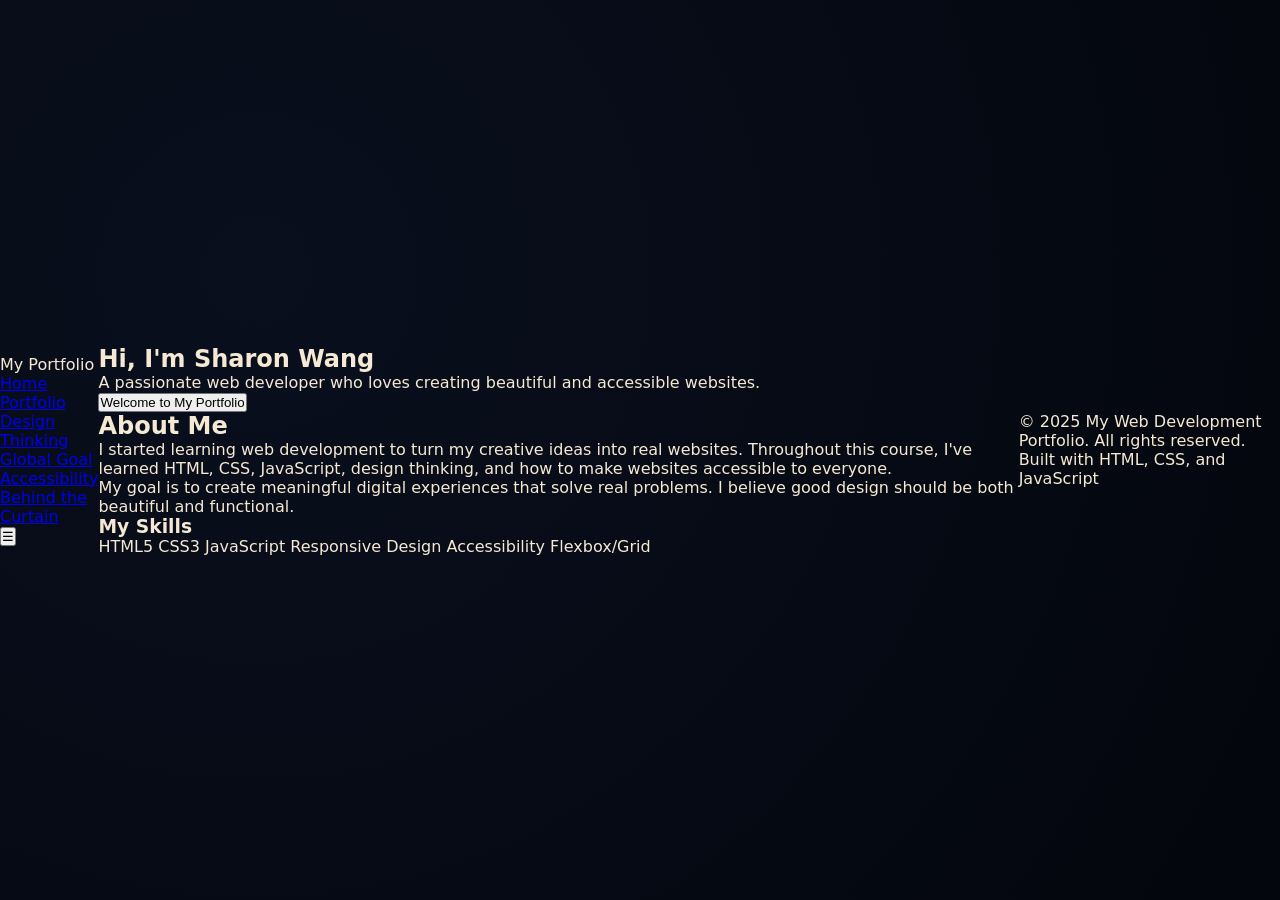
<file: personal website/p1.html>
<!DOCTYPE html>
<html lang="en">
<head>
    <meta charset="UTF-8">
    <meta name="viewport" content="width=device-width, initial-scale=1.0">
    <title>Home | My Web Development Portfolio</title>
    <link rel="stylesheet" href="styles.css">
</head>
<body>
    <header>
        <nav>
            <div class="logo">My Portfolio</div>
            <ul class="nav-links">
                <li><a href="index.html" class="active">Home</a></li>
                <li><a href="portfolio.html">Portfolio</a></li>
                <li><a href="design-thinking.html">Design Thinking</a></li>
                <li><a href="global-goal.html">Global Goal</a></li>
                <li><a href="accessibility.html">Accessibility</a></li>
                <li><a href="behind-the-curtain.html">Behind the Curtain</a></li>
            </ul>
            <button class="menu-toggle" id="menuToggle">☰</button>
        </nav>
    </header>

    <main>
        <section class="hero">
            <div class="hero-content">
                <h1>Hi, I'm <span class="highlight">Sharon Wang</span></h1>
                <p>A passionate web developer who loves creating beautiful and accessible websites.</p>
                <button class="cta-button" id="welcomeBtn">Welcome to My Portfolio</button>
            </div>
        </section>

        <section class="about-section">
            <h2>About Me</h2>
            <div class="about-content">
                <div class="about-text">
                    <p>I started learning web development to turn my creative ideas into real websites. Throughout this course, I've learned HTML, CSS, JavaScript, design thinking, and how to make websites accessible to everyone.</p>
                    <p>My goal is to create meaningful digital experiences that solve real problems. I believe good design should be both beautiful and functional.</p>
                    <h3>My Skills</h3>
                    <div class="skills-list">
                        <span class="skill-tag">HTML5</span>
                        <span class="skill-tag">CSS3</span>
                        <span class="skill-tag">JavaScript</span>
                        <span class="skill-tag">Responsive Design</span>
                        <span class="skill-tag">Accessibility</span>
                        <span class="skill-tag">Flexbox/Grid</span>
                    </div>
                </div>
            </div>
        </section>
    </main>

    <footer>
        <p>&copy; 2025 My Web Development Portfolio. All rights reserved.</p>
        <p>Built with HTML, CSS, and JavaScript</p>
    </footer>

    <script src="script.js"></script>
</body>
</html>
</file>
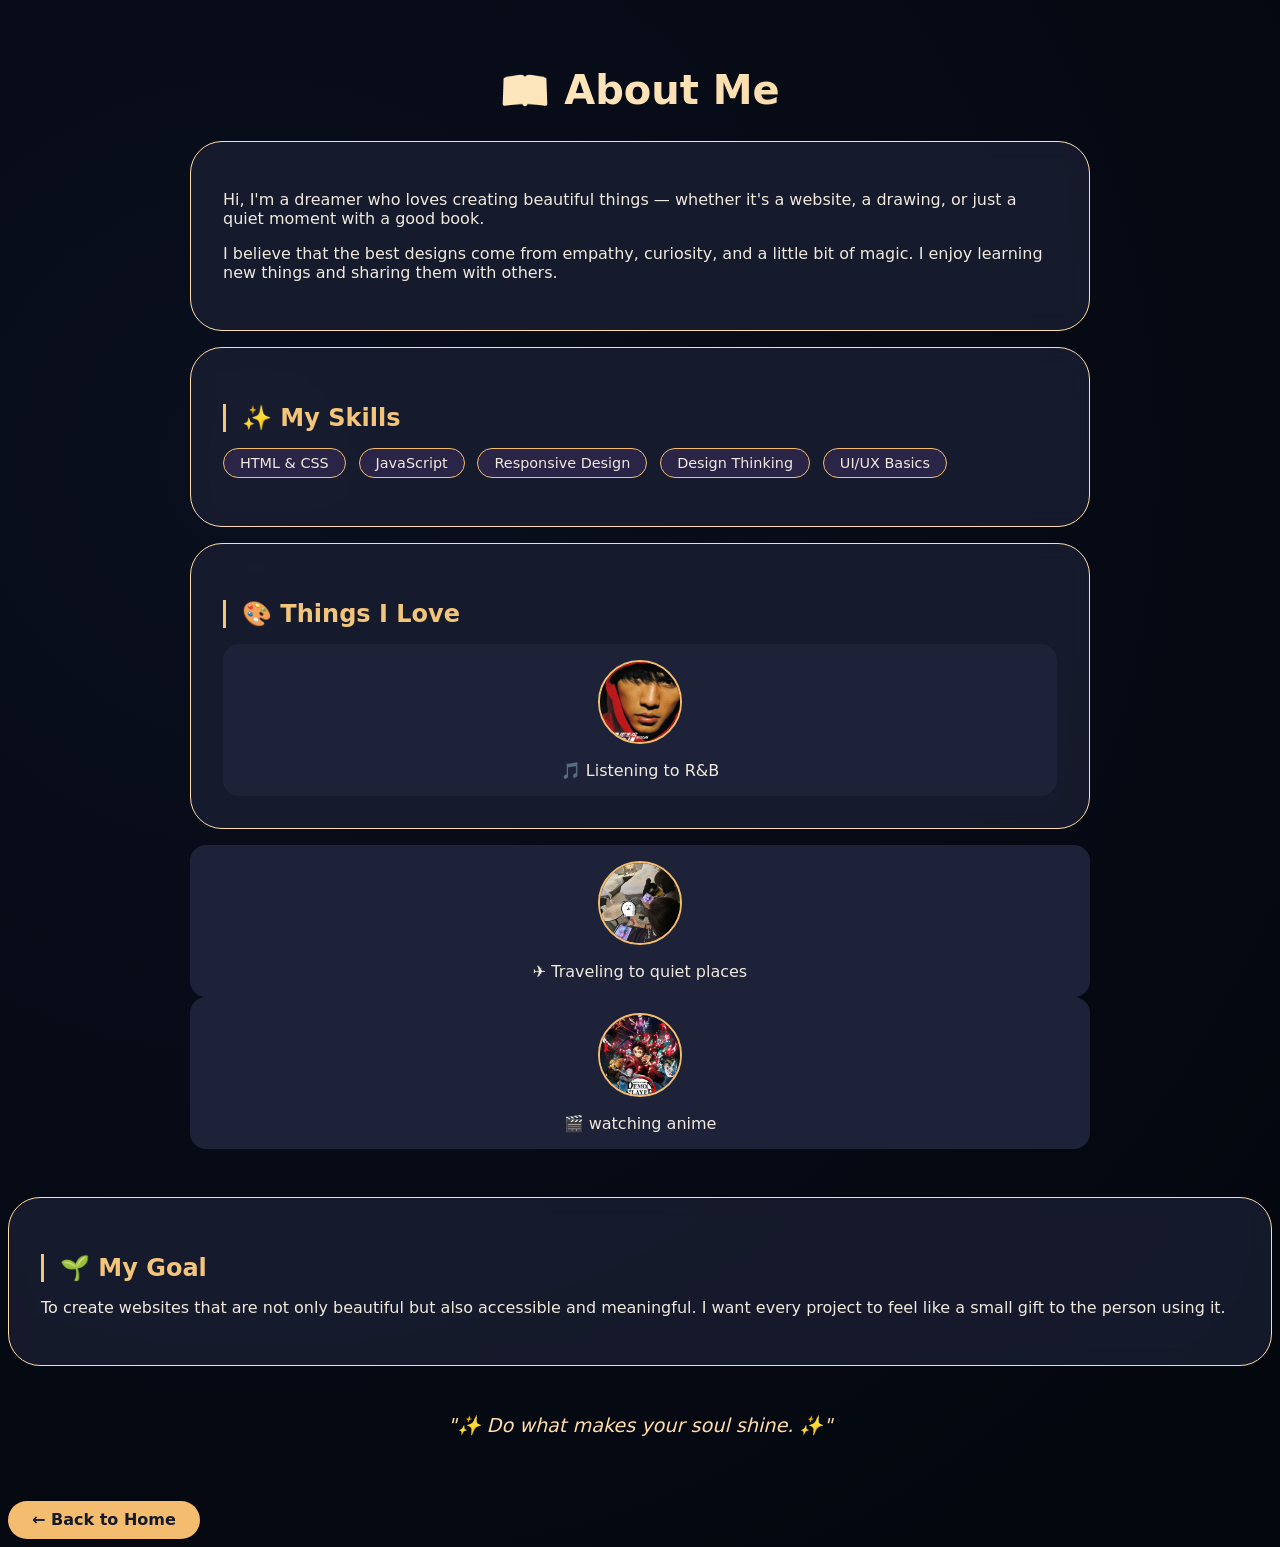
<file: personal website/portfolio.html>
<!DOCTYPE html>
<html lang="en">
<head>
    <meta charset="UTF-8">
    <meta name="viewport" content="width=device-width, initial-scale=1.0">
    <title>About Me</title>
    <style>
        body {
            background: radial-gradient(circle at 20% 30%, #0a0f1e, #03060c);
            font-family: 'Segoe UI', system-ui, sans-serif;
            color: #f0e9dd;
            min-height: 100vh;
        }
        .container {
            max-width: 900px;
            margin: 0 auto;
            padding: 2rem;
        }
        .about-card {
            background: rgba(25, 30, 51, 0.8);
            backdrop-filter: blur(10px);
            border-radius: 2rem;
            padding: 2rem;
            margin: 1rem 0;
            border: 1px solid #ffdca8;
        }
        h1 {
            font-size: 2.5rem;
            text-align: center;
            background: linear-gradient(135deg, #fff0cf, #fad49c);
            background-clip: text;
            -webkit-background-clip: text;
            color: transparent;
        }
        h2 {
            color: #f3c57b;
            border-left: 3px solid #f3c57b;
            padding-left: 1rem;
            margin: 1.5rem 0 1rem;
        }
        .skill-tags {
            display: flex;
            flex-wrap: wrap;
            gap: 0.8rem;
            margin: 1rem 0;
        }
        .skill {
            background: #2a2547;
            padding: 0.4rem 1rem;
            border-radius: 30px;
            font-size: 0.9rem;
            border: 1px solid #f3bc6e;
        }
        .interest-list {
            display: grid;
            grid-template-columns: repeat(auto-fit, minmax(200px, 1fr));
            gap: 1.5rem;
            margin: 1rem 0;
        }
        .interest-item {
            background: #1e2238;
            padding: 1rem;
            border-radius: 1rem;
            text-align: center;
            transition: transform 0.2s;
        }
        .interest-item:hover {
            transform: translateY(-5px);
        }
        .interest-img {
            width: 80px;
            height: 80px;
            border-radius: 50%;
            object-fit: cover;
            margin-bottom: 0.8rem;
            border: 2px solid #f3bc6e;
        }
        .quote {
            font-style: italic;
            text-align: center;
            padding: 2rem;
            font-size: 1.2rem;
            color: #ffdcac;
        }
        .back-btn {
            display: inline-block;
            margin-top: 2rem;
            padding: 0.6rem 1.5rem;
            background: #f3bc6e;
            color: #141a2c;
            text-decoration: none;
            border-radius: 40px;
            font-weight: bold;
        }
    </style>
</head>
<body>

<div class="container">
    <h1>📖 About Me</h1>
    
    <div class="about-card">
        <p>Hi, I'm a dreamer who loves creating beautiful things — whether it's a website, a drawing, or just a quiet moment with a good book.</p>
        <p>I believe that the best designs come from empathy, curiosity, and a little bit of magic. I enjoy learning new things and sharing them with others.</p>
    </div>

    <div class="about-card">
        <h2>✨ My Skills</h2>
        <div class="skill-tags">
            <span class="skill">HTML & CSS</span>
            <span class="skill">JavaScript</span>
            <span class="skill">Responsive Design</span>
            <span class="skill">Design Thinking</span>
            <span class="skill">UI/UX Basics</span>
        </div>
    </div>

    <div class="about-card">
        <h2>🎨 Things I Love</h2>
            <div class="interest-item">
                <img src="music.jpeg" alt="Music" class="interest-img">
                <div>🎵 Listening to R&B</div>
                </div>
            </div>
            <div class="interest-item">
                <img src="travel.jpg" alt="Travel" class="interest-img">
                <div>✈️ Traveling to quiet places</div>
            </div>
            <div class="interest-item">
                <img src="anime.jpeg" alt="Ghibli" class="interest-img">
                <div>🎬 watching anime</div>
            </div>
        </div>
    </div>

    <div class="about-card">
        <h2>🌱 My Goal</h2>
        <p>To create websites that are not only beautiful but also accessible and meaningful. I want every project to feel like a small gift to the person using it.</p>
    </div>

    <div class="quote">
        "✨ Do what makes your soul shine. ✨"
    </div>

    <a href="index.html" class="back-btn">← Back to Home</a>
</div>

</body>
</html>
</file>
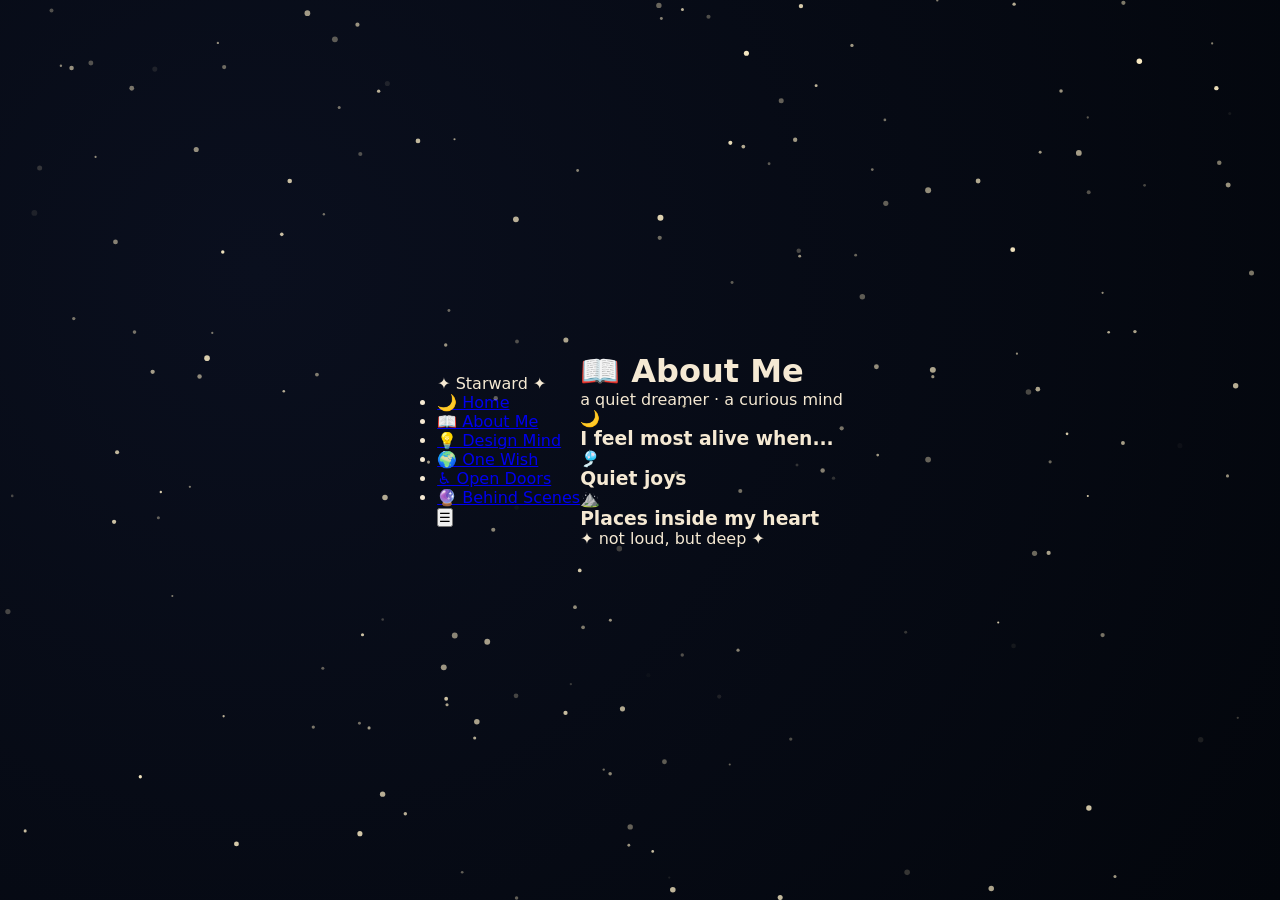
<file: personal website/protfolio.html>
<!DOCTYPE html>
<html lang="en">
<head>
    <meta charset="UTF-8">
    <meta name="viewport" content="width=device-width, initial-scale=1.0">
    <title>📖 About Me | Starlight Journey</title>
    <link rel="stylesheet" href="styles.css">
</head>
<body>

    <canvas id="starCanvas"></canvas>

    <header>
        <nav>
            <div class="logo">✦ Starward ✦</div>
            <ul class="nav-links">
                <li><a href="index.html">🌙 Home</a></li>
                <li><a href="about.html" class="active">📖 About Me</a></li>
                <li><a href="design-thinking.html">💡 Design Mind</a></li>
                <li><a href="global-goal.html">🌍 One Wish</a></li>
                <li><a href="accessibility.html">♿ Open Doors</a></li>
                <li><a href="behind-the-curtain.html">🔮 Behind Scenes</a></li>
            </ul>
            <button class="menu-toggle" id="menuToggle">☰</button>
        </nav>
    </header>

    <main class="page-container">
        <div class="page-header">
            <h1>📖 About Me</h1>
            <p>a quiet dreamer · a curious mind</p>
        </div>

        <div class="card-grid">
            <div class="card" onclick="toggleDetails('bookDetail')">
                <div class="card-icon">🌙</div>
                <h3>I feel most alive when...</h3>
                <div id="bookDetail" class="card-detail hidden">reading under warm light · walking in light rain · listening to piano at midnight</div>
            </div>

            <div class="card" onclick="toggleDetails('filmDetail')">
                <div class="card-icon">🎐</div>
                <h3>Quiet joys</h3>
                <div id="filmDetail" class="card-detail hidden">tea · 4am silence · handwritten notes · old photos</div>
            </div>

            <div class="card" onclick="toggleDetails('travelDetail')">
                <div class="card-icon">⛰️</div>
                <h3>Places inside my heart</h3>
                <div id="travelDetail" class="card-detail hidden">misty mountains · a small library by the sea · Tokyo at dusk</div>
            </div>
        </div>

        <div class="tiny-poem">
            ✦ not loud, but deep ✦
        </div>
    </main>

    <script src="script.js"></script>
</body>
</html>
</file>
<file: personal website/styles.css>
* {
    margin: 0;
    padding: 0;
    box-sizing: border-box;
}

body {
    font-family: 'Segoe UI', 'Poppins', system-ui, -apple-system, sans-serif;
    background: radial-gradient(circle at 20% 30%, #0a0f1e, #03060c);
    min-height: 100vh;
    display: flex;
    align-items: center;
    justify-content: center;
    overflow-x: hidden;
    color: #f5e9d3;
}

#starCanvas {
    position: fixed;
    top: 0;
    left: 0;
    width: 100%;
    height: 100%;
    z-index: 0;
    pointer-events: none;
}

.container {
    position: relative;
    z-index: 10;
    text-align: center;
    max-width: 800px;
    margin: 0 auto;
    padding: 2rem;
}

.character-wrapper {
    position: relative;
    display: inline-block;
    margin-bottom: 1rem;
    cursor: pointer;
    transition: transform 0.3s ease;
}

.character-wrapper:hover {
    transform: scale(1.02);
}

.character-img {
    width: 320px;
    max-width: 70vw;
    filter: drop-shadow(0 20px 30px rgba(0,0,0,0.5));
    transition: all 0.2s;
    animation: float 3s infinite ease-in-out;
}

@keyframes float {
    0% { transform: translateY(0px); }
    50% { transform: translateY(-12px); }
    100% { transform: translateY(0px); }
}

.glow-ring {
    position: absolute;
    top: 50%;
    left: 50%;
    width: 110%;
    height: 110%;
    border-radius: 50%;
    background: radial-gradient(circle, rgba(255,215,130,0.2) 0%, rgba(255,160,80,0) 80%);
    transform: translate(-50%, -50%);
    z-index: -1;
    animation: pulse 2.5s infinite;
}

@keyframes pulse {
    0% { opacity: 0.3; transform: translate(-50%, -50%) scale(0.9);}
    100% { opacity: 0; transform: translate(-50%, -50%) scale(1.4);}
}

.intro-text {
    margin: 1.5rem 0 1rem;
    min-height: 100px;
}

#typewriter {
    font-size: 2rem;
    font-weight: 500;
    letter-spacing: 1px;
    background: linear-gradient(135deg, #fff2d7, #ffcf9a);
    background-clip: text;
    -webkit-background-clip: text;
    color: transparent;
    white-space: pre-wrap;
    border-right: 2px solid #ffcf9a;
    display: inline-block;
    padding-right: 5px;
}

.sub {
    font-size: 0.8rem;
    opacity: 0.7;
    margin-top: 8px;
}

.action-buttons {
    display: flex;
    gap: 1.2rem;
    justify-content: center;
    flex-wrap: wrap;
    margin: 2rem 0 1rem;
}

.btn {
    background: rgba(30, 25, 55, 0.7);
    backdrop-filter: blur(8px);
    border: 1px solid rgba(255, 200, 120, 0.6);
    color: #ffecb3;
    padding: 0.7rem 1.6rem;
    border-radius: 60px;
    font-size: 1rem;
    font-weight: 500;
    cursor: pointer;
    transition: all 0.2s ease;
    box-shadow: 0 4px 12px rgba(0,0,0,0.2);
}

.btn:hover {
    background: #e9a86f;
    color: #1e1a2f;
    border-color: #ffdd99;
    transform: scale(1.05);
    box-shadow: 0 8px 20px rgba(233,168,111,0.3);
}

.speech-bubble {
    position: fixed;
    bottom: 15%;
    left: 50%;
    transform: translateX(-50%);
    background: #2e2a44e6;
    backdrop-filter: blur(12px);
    border-radius: 48px;
    padding: 12px 24px;
    font-size: 1.1rem;
    max-width: 80vw;
    text-align: center;
    color: #ffefcf;
    border: 1px solid #ffc285;
    box-shadow: 0 10px 25px rgba(0,0,0,0.3);
    z-index: 200;
    white-space: nowrap;
    pointer-events: none;
    font-weight: 500;
}

.hidden {
    display: none;
}

@media (max-width: 600px) {
    .character-img {
        width: 240px;
    }
    #typewriter {
        font-size: 1.4rem;
    }
    .btn {
        padding: 0.5rem 1.2rem;
        font-size: 0.9rem;
    }
    .speech-bubble {
        font-size: 0.9rem;
        white-space: normal;
        width: 80%;
    }
}
</file>
